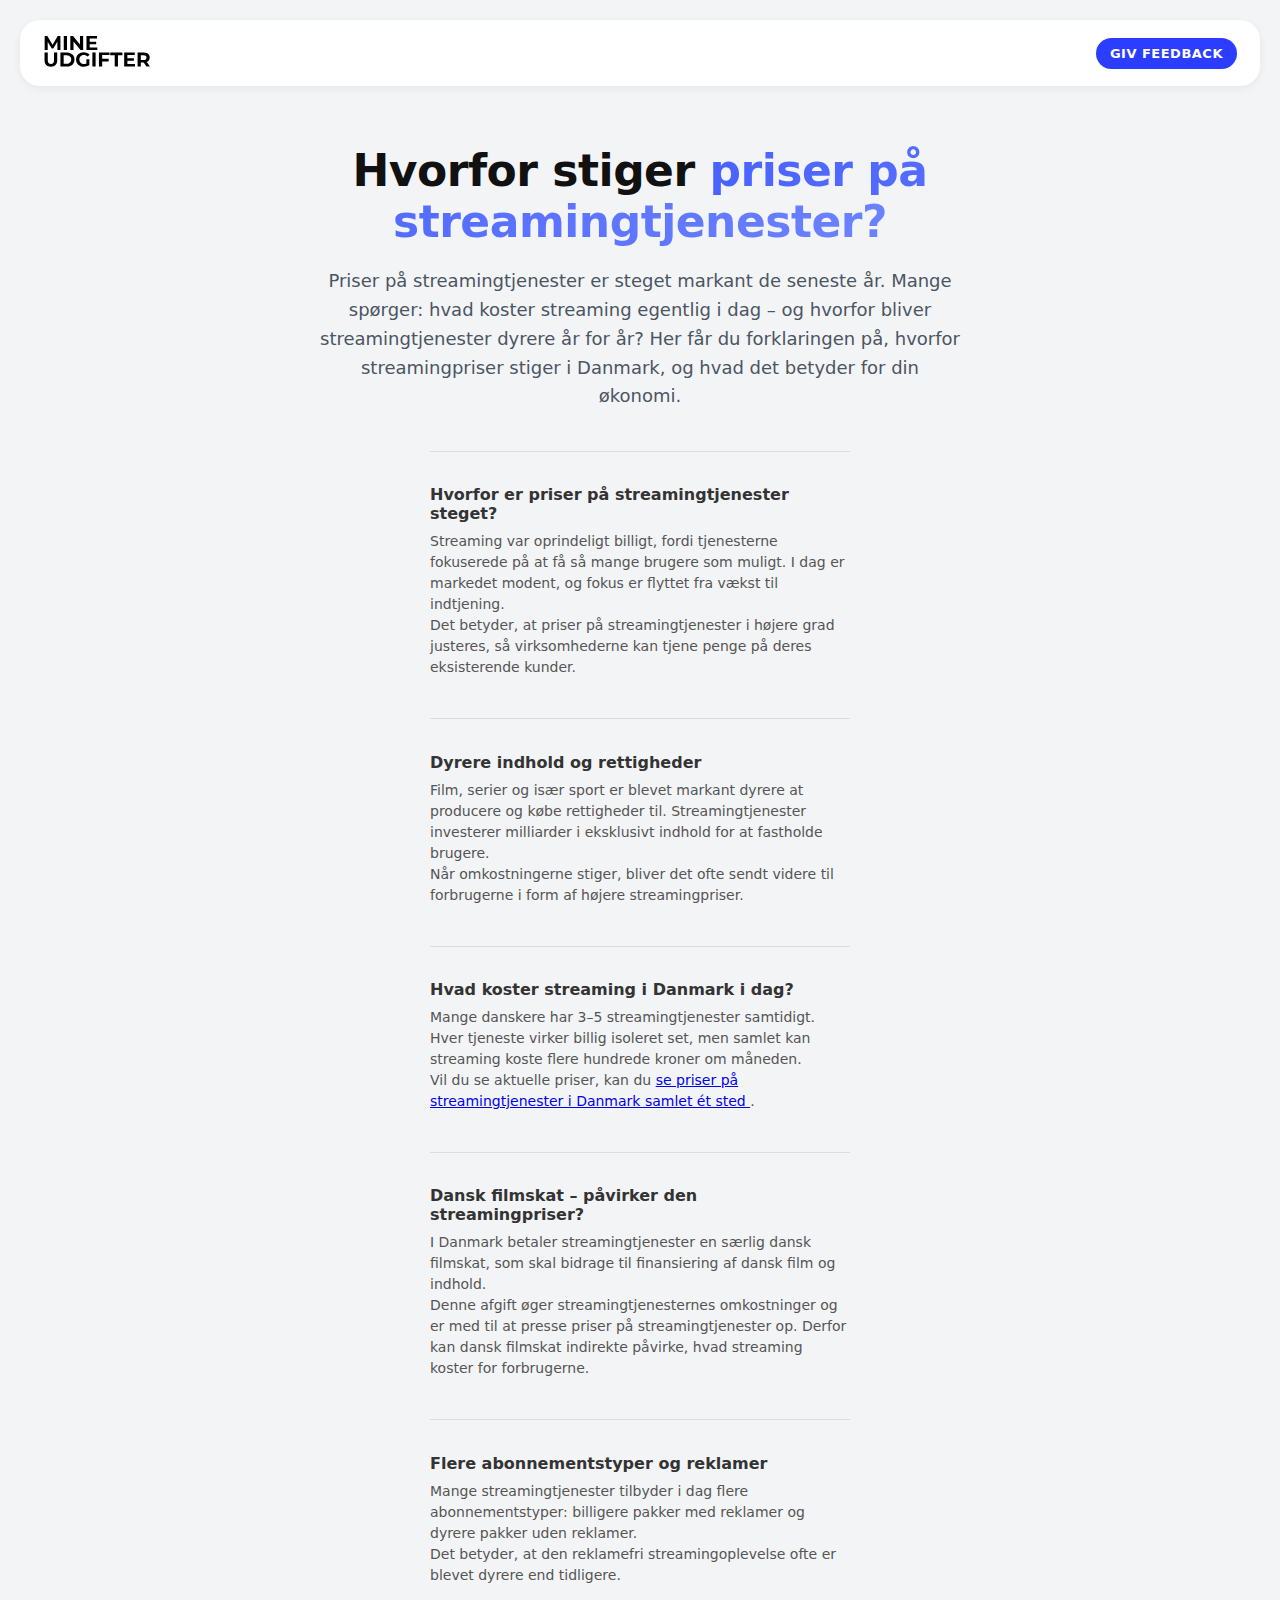
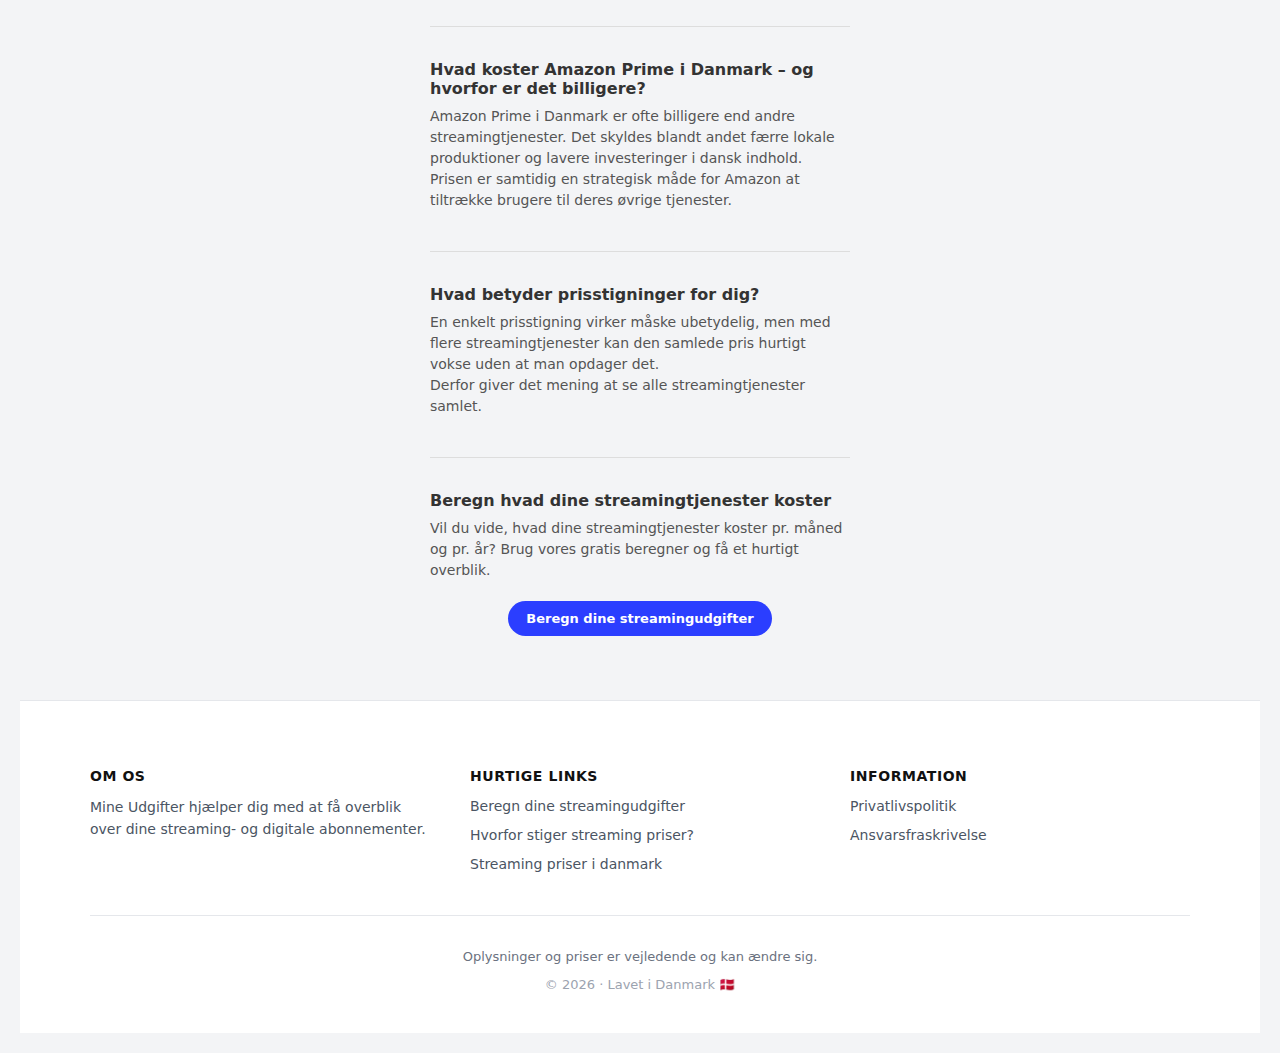
<file: hvorfor-stiger-streaming-priser.html>
<!DOCTYPE html>
<html lang="da">
<head>
  <meta charset="UTF-8" />
  <meta name="viewport" content="width=device-width, initial-scale=1.0" />

  <title>Hvorfor stiger priser på streamingtjenester i Danmark? | Overblik</title>

  <meta name="description"
    content="Hvorfor stiger priserne på streamingtjenester i Danmark? Få forklaringen på Netflix, TV 2 Play, Viaplay m.fl. – og se hvad streaming koster i dag." />

  <link rel="stylesheet" href="./css/css.css">
  <link rel="stylesheet" href="./css/footer.css">
  <link rel="stylesheet" href="./css/menu.css">
  <link rel="icon" type="image/png" sizes="32x32" href="/favicon-32x32-blue.png">
  <link rel="icon" type="image/png" sizes="16x16" href="/favicon-16x16-blue.png">
  <link rel="icon" href="/favicon.ico">
  <link rel="apple-touch-icon" href="/apple-touch-icon.png">
  <link rel="canonical" href="https://mineudgifter.dk/hvorfor-stiger-streaming-priser.html" />
</head>

<body>

<header class="top-nav">
  <div class="nav-inner">
    <div class="nav-logo">
      <a href="/">
        <img src="images/mineudgifter-logo.svg" alt="mineudgifter logo">
      </a>
    </div>

    <a href="mailto:info@mineudgifter.dk" class="nav-feedback">
      Giv feedback
    </a>
  </div>
</header>

<h1 class="title">
  Hvorfor stiger <span>priser på streamingtjenester?</span>
</h1>

<p class="intro">
  Priser på streamingtjenester er steget markant de seneste år.
  Mange spørger: hvad koster streaming egentlig i dag – og hvorfor
  bliver streamingtjenester dyrere år for år?
  Her får du forklaringen på, hvorfor streamingpriser stiger i Danmark,
  og hvad det betyder for din økonomi.
</p>

<section class="seo-text">
  <h2>Hvorfor er priser på streamingtjenester steget?</h2>
  <p>
    Streaming var oprindeligt billigt, fordi tjenesterne fokuserede på
    at få så mange brugere som muligt. I dag er markedet modent,
    og fokus er flyttet fra vækst til indtjening.
  </p>
  <p>
    Det betyder, at priser på streamingtjenester i højere grad justeres,
    så virksomhederne kan tjene penge på deres eksisterende kunder.
  </p>
</section>

<section class="seo-text">
  <h2>Dyrere indhold og rettigheder</h2>
  <p>
    Film, serier og især sport er blevet markant dyrere at producere
    og købe rettigheder til. Streaming­tjenester investerer milliarder
    i eksklusivt indhold for at fastholde brugere.
  </p>
  <p>
    Når omkostningerne stiger, bliver det ofte sendt videre til
    forbrugerne i form af højere streamingpriser.
  </p>
</section>

<section class="seo-text">
  <h2>Hvad koster streaming i Danmark i dag?</h2>
  <p>
    Mange danskere har 3–5 streamingtjenester samtidigt.
    Hver tjeneste virker billig isoleret set,
    men samlet kan streaming koste flere hundrede kroner om måneden.
  </p>
  <p>
    Vil du se aktuelle priser, kan du
    <a href="/streaming-priser-danmark.html">
      se priser på streamingtjenester i Danmark samlet ét sted
    </a>.
  </p>
</section>

<section class="seo-text">
  <h2>Dansk filmskat – påvirker den streamingpriser?</h2>
  <p>
    I Danmark betaler streamingtjenester en særlig dansk filmskat,
    som skal bidrage til finansiering af dansk film og indhold.
  </p>
  <p>
    Denne afgift øger streamingtjenesternes omkostninger
    og er med til at presse priser på streamingtjenester op.
    Derfor kan dansk filmskat indirekte påvirke,
    hvad streaming koster for forbrugerne.
  </p>
</section>

<section class="seo-text">
  <h2>Flere abonnementstyper og reklamer</h2>
  <p>
    Mange streamingtjenester tilbyder i dag flere abonnementstyper:
    billigere pakker med reklamer og dyrere pakker uden reklamer.
  </p>
  <p>
    Det betyder, at den reklamefri streamingoplevelse ofte
    er blevet dyrere end tidligere.
  </p>
</section>

<section class="seo-text">
  <h2>Hvad koster Amazon Prime i Danmark – og hvorfor er det billigere?</h2>
  <p>
    Amazon Prime i Danmark er ofte billigere end andre streamingtjenester.
    Det skyldes blandt andet færre lokale produktioner
    og lavere investeringer i dansk indhold.
  </p>
  <p>
    Prisen er samtidig en strategisk måde for Amazon
    at tiltrække brugere til deres øvrige tjenester.
  </p>
</section>

<section class="seo-text">
  <h2>Hvad betyder prisstigninger for dig?</h2>
  <p>
    En enkelt prisstigning virker måske ubetydelig,
    men med flere streamingtjenester kan den samlede pris
    hurtigt vokse uden at man opdager det.
  </p>
  <p>
    Derfor giver det mening at se alle streamingtjenester samlet.
  </p>
</section>

<section class="seo-text">
  <h2>Beregn hvad dine streamingtjenester koster</h2>
  <p>
    Vil du vide, hvad dine streamingtjenester koster pr. måned
    og pr. år?
    Brug vores gratis beregner og få et hurtigt overblik.
  </p>

  <div class="cta-wrap">
    <a href="/" class="cta-primary">
      Beregn dine streamingudgifter
    </a>
  </div>
</section>

<footer class="site-footer">
  <div class="footer-grid">
    <div class="footer-col">
      <h4>Om os</h4>
      <p>
        Mine Udgifter hjælper dig med at få overblik over dine
        streaming- og digitale abonnementer.
      </p>
    </div>

    <div class="footer-col">
      <h4>Hurtige links</h4>
      <ul>
        <li><a href="/">Beregn dine streamingudgifter</a></li>
        <li><a href="hvorfor-stiger-streaming-priser.html">Hvorfor stiger streaming priser?</a></li>
        <li><a href="streaming-priser-danmark.html">Streaming priser i danmark</a></li>
      </ul>
    </div>

    <div class="footer-col">
      <h4>Information</h4>
      <ul>
        <li><a href="privatlivspolitik.html">Privatlivspolitik</a></li>
        <li><a href="ansvarsfraskrivelse.html">Ansvarsfraskrivelse</a></li>
      </ul>
    </div>
  </div>

  <div class="footer-bottom">
    <p class="footer-disclaimer">
      Oplysninger og priser er vejledende og kan ændre sig.
    </p>
    <p class="footer-meta">
      © 2026 · Lavet i Danmark 🇩🇰
    </p>
  </div>
</footer>

</body>
</html>
</file>
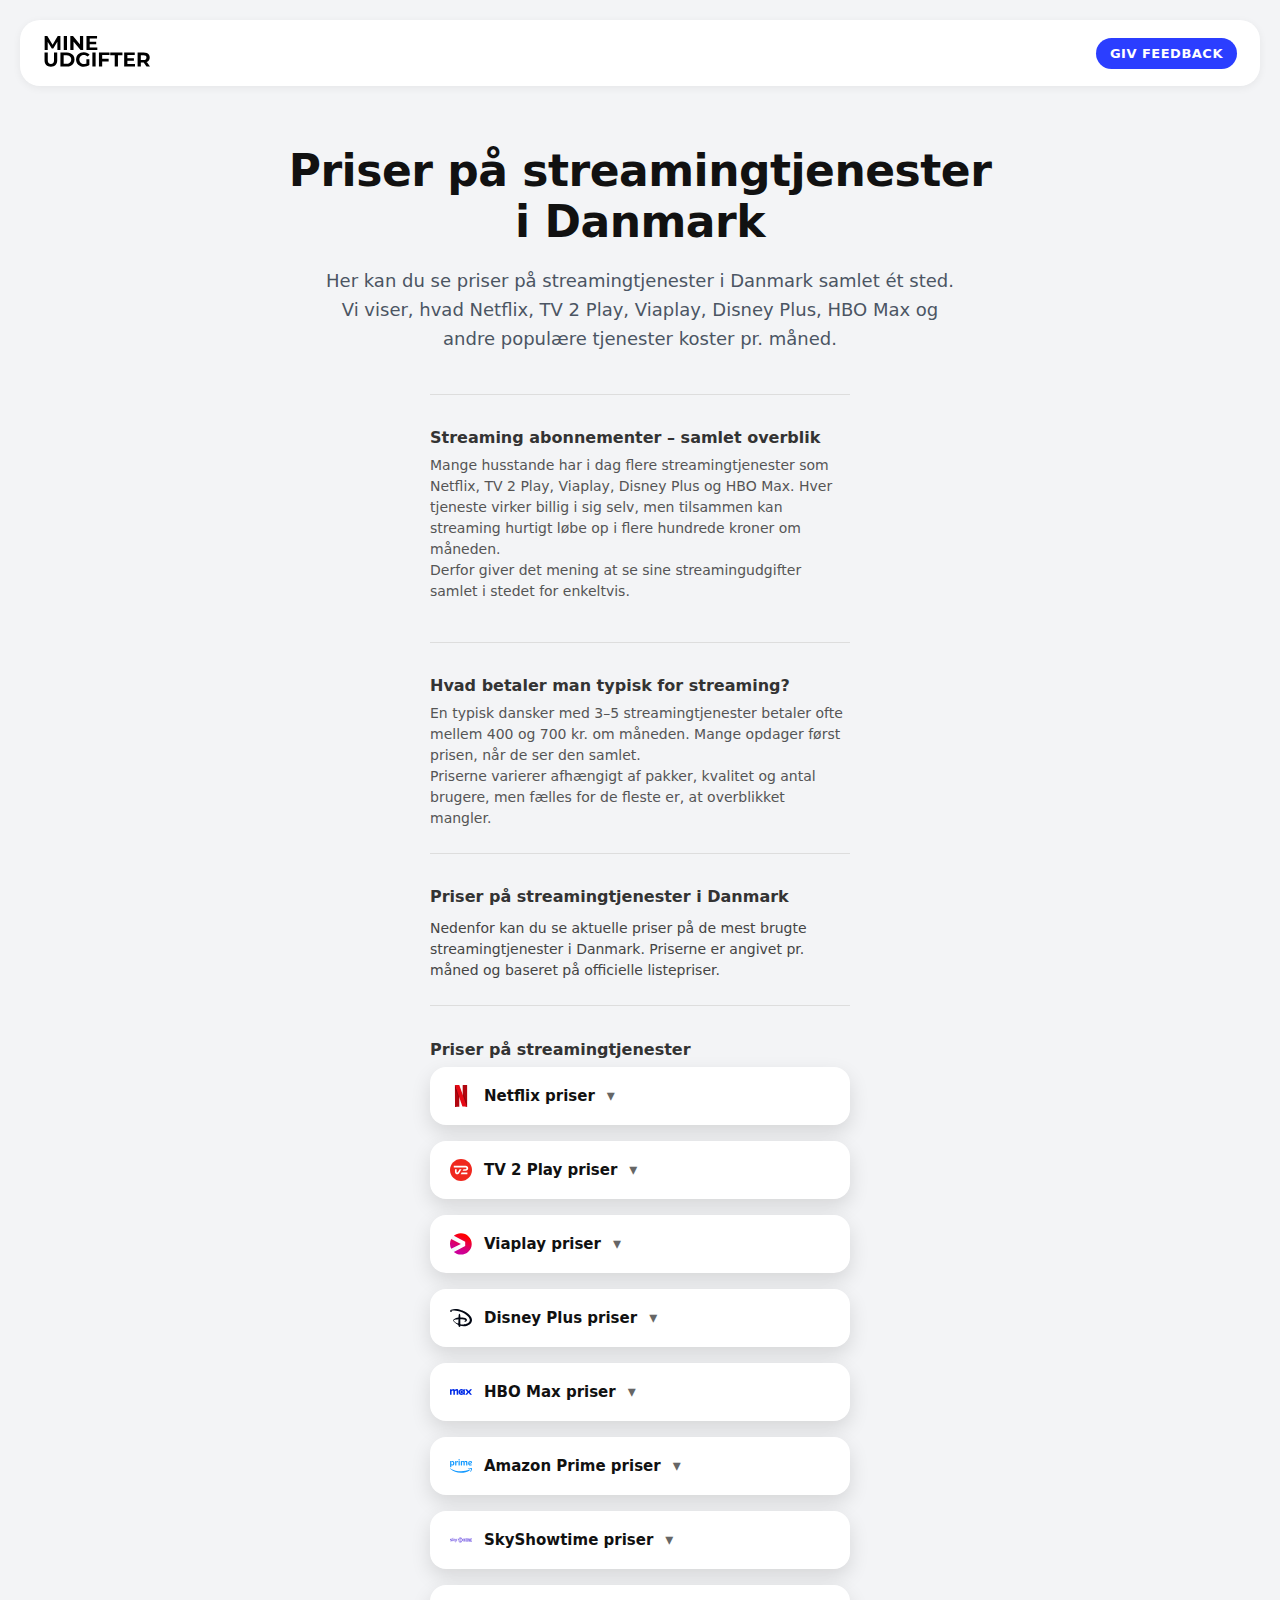
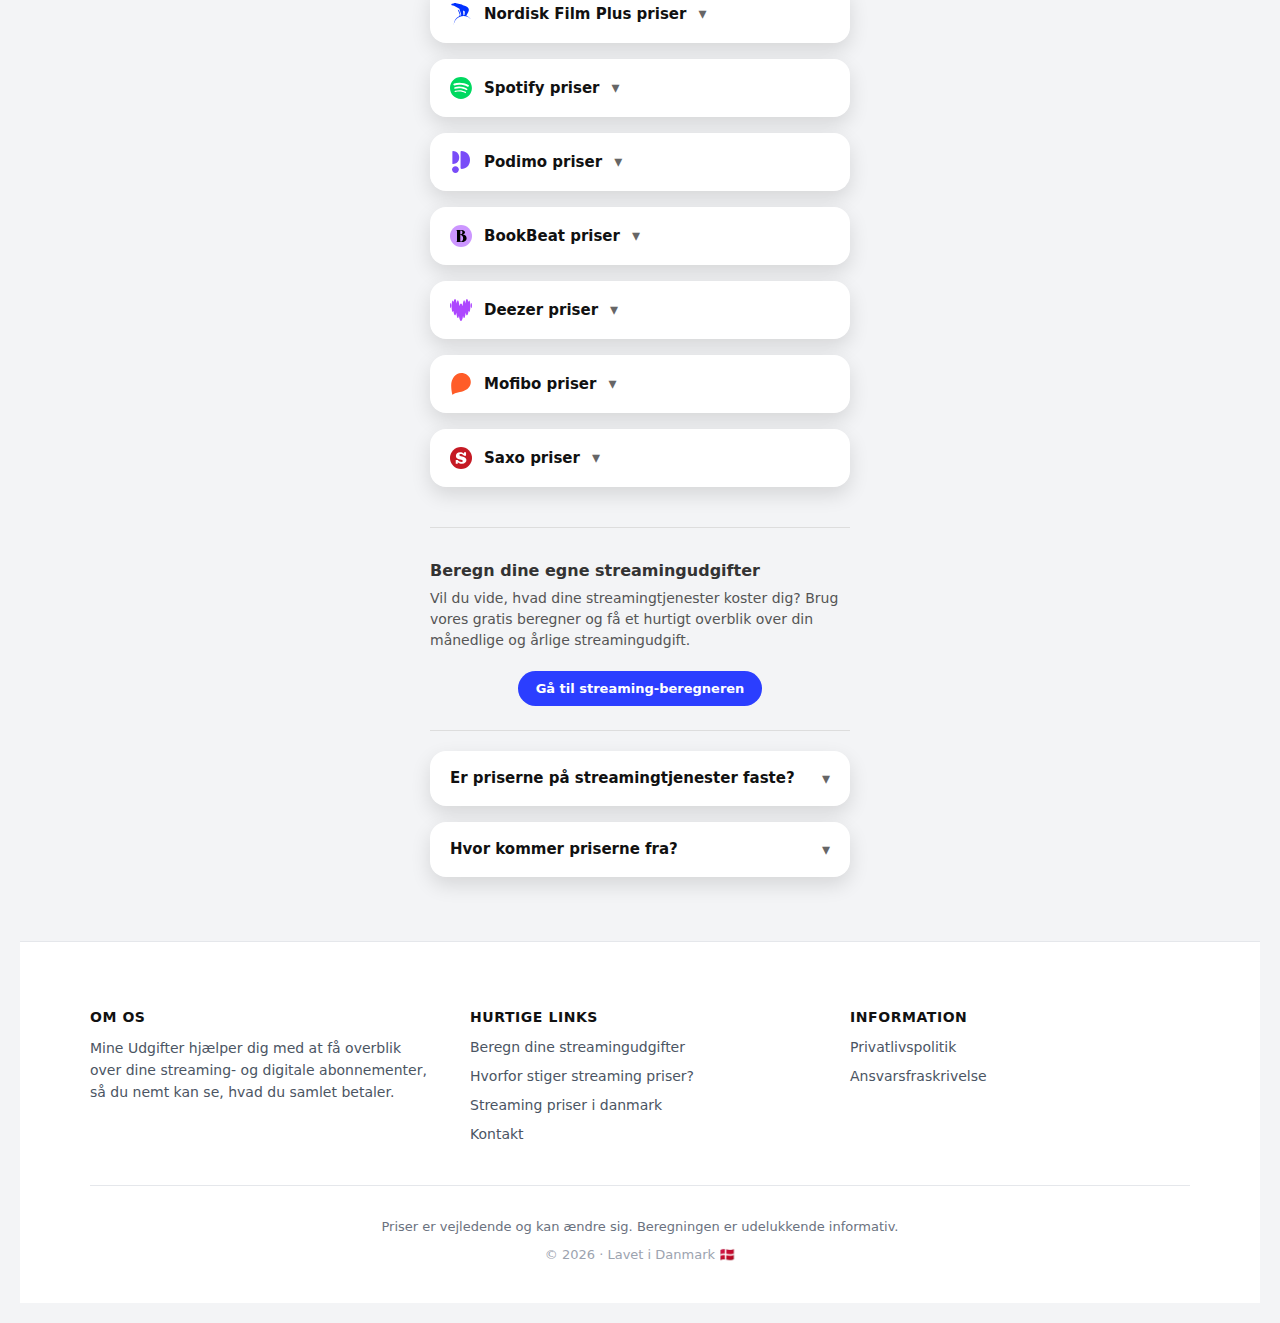
<file: streaming-priser-danmark.html>
<!DOCTYPE html>
<html lang="da">
<head>
  <meta charset="UTF-8" />
  <meta name="viewport" content="width=device-width, initial-scale=1.0" />

  <title>Priser på streamingtjenester i Danmark (samlet overblik)</title>

  <meta name="description" content="Se priser på alle streamingtjenester i Danmark samlet ét sted. Netflix, TV 2 Play, Viaplay, Disney Plus m.fl. – opdateret overblik.">

  <link rel="stylesheet" href="./css/css.css">
  <link rel="stylesheet" href="./css/footer.css">
  <link rel="stylesheet" href="./css/menu.css">

  <link rel="canonical" href="https://mineudgifter.dk/streaming-priser-danmark.html" />
  <link rel="icon" type="image/png" sizes="32x32" href="/favicon-32x32-blue.png">
  <link rel="icon" type="image/png" sizes="16x16" href="/favicon-16x16-blue.png">
  <link rel="icon" href="/favicon.ico">
  <link rel="apple-touch-icon" href="/apple-touch-icon.png">
</head>

<body>

<header class="top-nav">
  <div class="nav-inner">
    <div class="nav-logo">
      <a href="/">
        <img src="images/mineudgifter-logo.svg" alt="mineudgifter logo">
      </a>
    </div>

    <a href="mailto:info@mineudgifter.dk" class="nav-feedback">
      Giv feedback
    </a>
  </div>
</header>

<h1 class="title">Priser på streamingtjenester i Danmark</h1>

<p class="intro">
  Her kan du se priser på streamingtjenester i Danmark samlet ét sted.
  Vi viser, hvad Netflix, TV 2 Play, Viaplay, Disney Plus, HBO Max og andre populære tjenester koster pr. måned.
</p>


<section class="seo-text">
  <h2>Streaming abonnementer – samlet overblik</h2>
  <p>
    Mange husstande har i dag flere streamingtjenester som Netflix,
    TV 2 Play, Viaplay, Disney Plus og HBO Max.
    Hver tjeneste virker billig i sig selv, men tilsammen kan
    streaming hurtigt løbe op i flere hundrede kroner om måneden.
  </p>

  <p>
    Derfor giver det mening at se sine streamingudgifter samlet
    i stedet for enkeltvis.
  </p>
</section>

<section class="seo-text">
  <h2>Hvad betaler man typisk for streaming?</h2>
  <p>
    En typisk dansker med 3–5 streamingtjenester betaler ofte mellem
    400 og 700 kr. om måneden.
    Mange opdager først prisen, når de ser den samlet.
  </p>

  <p>
    Priserne varierer afhængigt af pakker, kvalitet og antal brugere,
    men fælles for de fleste er, at overblikket mangler.
  </p>
</section>

<section class="seo-text extra-info">
  <h2>Priser på streamingtjenester i Danmark</h2>
  <p>
    Nedenfor kan du se aktuelle priser på de mest brugte streamingtjenester i Danmark.
    Priserne er angivet pr. måned og baseret på officielle listepriser.
  </p>
  </section>

<section class="seo-text extra-info">
  <h2>Priser på streamingtjenester</h2>

  <!-- NETFLIX -->
  <details>
    <summary class="service-summary">
      <img src="images/netflix-icon.svg" class="service-icon" alt="Netflix logo">
      <span class="service-name">Netflix priser</span>
    </summary>
    <ul>
      <li>Basis: 89 kr./md.</li>
      <li>Standard (HD): 129 kr./md.</li>
      <li>Premium (Ultra HD): 169 kr./md.</li>
    </ul>
  </details>

  <br>

  <!-- TV2 PLAY -->
  <details>
    <summary class="service-summary">
      <img src="images/tv2play-icon.svg" class="service-icon" alt="TV 2 Play logo">
      <span class="service-name">TV 2 Play priser</span>
    </summary>
    <ul>
      <li>Med reklamer: 69 kr./md.</li>
      <li>Uden reklamer: 99 kr./md.</li>
      <li>Favorit: 149–179 kr./md.</li>
      <li>Favorit + Sport: 219–249 kr./md.</li>
    </ul>
  </details>

  <br>

  <!-- VIAPLAY -->
  <details>
    <summary class="service-summary">
      <img src="images/viaplay-icon.svg" class="service-icon" alt="Viaplay logo">
      <span class="service-name">Viaplay priser</span>
    </summary>
    <ul>
      <li>Film & Serier: 149 kr./md.</li>
      <li>Sport + Film & Serier: fra 299 kr./md.</li>
      <li>Premium: op til 499 kr./md.</li>
    </ul>
  </details>

  <br>

  <!-- DISNEY PLUS -->
  <details>
    <summary class="service-summary">
      <img src="images/disney-plus-icon.svg" class="service-icon" alt="Disney Plus logo">
      <span class="service-name">Disney Plus priser</span>
    </summary>
    <ul>
      <li>Med reklamer: 59 kr./md.</li>
      <li>Standard: 99 kr./md.</li>
      <li>Premium: 149 kr./md.</li>
    </ul>
  </details>

  <br>

  <!-- HBO MAX -->
  <details>
    <summary class="service-summary">
      <img src="images/hbo-max-logo.svg" class="service-icon" alt="HBO Max logo">
      <span class="service-name">HBO Max priser</span>
    </summary>
    <ul>
      <li>Med reklamer: 79 kr./md.</li>
      <li>Standard: 129 kr./md.</li>
      <li>Premium: 169 kr./md.</li>
    </ul>
  </details>

  <br>

  <!-- AMAZON PRIME -->
  <details>
    <summary class="service-summary">
      <img src="images/amazon-prime-video-icon.svg" class="service-icon" alt="Amazon Prime logo">
      <span class="service-name">Amazon Prime priser</span>
    </summary>
    <ul>
      <li>Prime Video: 59 kr./md.</li>
    </ul>
  </details>

  <br>

  <!-- SKYSHOWTIME -->
  <details>
    <summary class="service-summary">
      <img src="images/skyshowtime.svg" class="service-icon" alt="SkyShowtime logo">
      <span class="service-name">SkyShowtime priser</span>
    </summary>
    <ul>
      <li>Standard: 79 kr./md.</li>
    </ul>
  </details>

  <br>

  <!-- NORDISK FILM PLUS -->
  <details>
    <summary class="service-summary">
      <img src="images/nordisk-film-plus-icon.svg" class="service-icon" alt="Nordisk Film Plus logo">
      <span class="service-name">Nordisk Film Plus priser</span>
    </summary>
    <ul>
      <li>Abonnement: 49 kr./md.</li>
    </ul>
  </details>

  <br>

  <!-- SPOTIFY -->
  <details>
    <summary class="service-summary">
      <img src="images/spotify-icon.svg" class="service-icon" alt="Spotify logo">
      <span class="service-name">Spotify priser</span>
    </summary>
    <ul>
      <li>Premium: 119 kr./md.</li>
    </ul>
  </details>

  <br>

  <!-- PODIMO -->
  <details>
    <summary class="service-summary">
      <img src="images/podimo-icon.svg" class="service-icon" alt="Podimo logo">
      <span class="service-name">Podimo priser</span>
    </summary>
    <ul>
      <li>Premium: 99 kr./md.</li>
      <li>Premium Plus: 129 kr./md.</li>
    </ul>
  </details>

  <br>

  <!-- BOOKBEAT -->
  <details>
    <summary class="service-summary">
      <img src="images/bookbeat-icon.svg" class="service-icon" alt="BookBeat logo">
      <span class="service-name">BookBeat priser</span>
    </summary>
    <ul>
      <li>Basic: 59 kr./md.</li>
      <li>Standard: 99 kr./md.</li>
      <li>Premium: 129 kr./md.</li>
    </ul>
  </details>

  <br>

  <!-- DEEZER -->
  <details>
    <summary class="service-summary">
      <img src="images/deezer-icon.svg" class="service-icon" alt="Deezer logo">
      <span class="service-name">Deezer priser</span>
    </summary>
    <ul>
      <li>Premium: 119 kr./md.</li>
      <li>Duo: 159 kr./md.</li>
      <li>Family: 199 kr./md.</li>
    </ul>
  </details>

  <br>

  <!-- MOFIBO -->
  <details>
    <summary class="service-summary">
      <img src="images/mofibo-icon.svg" class="service-icon" alt="Mofibo logo">
      <span class="service-name">Mofibo priser</span>
    </summary>
    <ul>
      <li>Abonnement: 129 kr./md.</li>
    </ul>
  </details>

  <br>

  <!-- SAXO -->
  <details>
    <summary class="service-summary">
      <img src="images/saxo-icon.svg" class="service-icon" alt="Saxo logo">
      <span class="service-name">Saxo priser</span>
    </summary>
    <ul>
      <li>Streaming: fra 99 kr./md.</li>
    </ul>
  </details>
</section>


<section class="seo-text">
  <h2>Beregn dine egne streamingudgifter</h2>
  <p>
    Vil du vide, hvad dine streamingtjenester koster dig?
    Brug vores gratis beregner og få et hurtigt overblik
    over din månedlige og årlige streamingudgift.
  </p>


  <div class="cta-wrap">
    <a href="/" class="cta-primary">
      Gå til streaming-beregneren
    </a>
  </div>
</section>

<section class="seo-text extra-info">
  <details>
    <summary>Er priserne på streamingtjenester faste?</summary>
    <p>
      Nej. Streamingpriser kan ændre sig løbende, og tjenesterne
      justerer ofte deres abonnementer og pakker.
    </p>
  </details>

  <br>

  <details>
    <summary>Hvor kommer priserne fra?</summary>
    <p>
      Beregningen er baseret på de officielle listepriser fra
      streamingtjenesternes egne hjemmesider i Danmark.
    </p>
        <ul>
          <li>
            <a href="https://www.netflix.com/dk/" target="_blank" rel="noopener">
              Netflix Danmark – officielle priser
            </a>
          </li>
          <li>
            <a href="https://play.tv2.dk/" target="_blank" rel="noopener">
              TV 2 Play – abonnementer og priser
            </a>
          </li>
          <li>
            <a href="https://viaplay.dk/dk-da/" target="_blank" rel="noopener">
              Viaplay – aktuelle pakker
            </a>            
          </li>
          <li>
            <a href="https://www.hbomax.com/dk/da?_gl=1*9pvyji*_up*MQ..*_gs*MQ..&gclid=Cj0KCQiAm9fLBhCQARIsAJoNOctJeIpPVos-ZS9hCq_ZiprzyyRqCUYMsJILFAPD5UMhFwacFOiktd4aAkvgEALw_wcB&gclsrc=aw.ds&gbraid=0AAAAApH9fnoZ63UhLqtK41-OYtcE8T9xk" target="_blank" rel="noopener">
              HBO Max – priser i Danmark
            </a>
          </li>
          <li>
            <a href="https://www.disneyplus.com/da-dk" target="_blank" rel="noopener">
              Disney Plus – priser i Danmark
            </a>
          </li>
          <li>
            <a href="https://www.primevideo.com/-/da/offers/nonprimehomepage/ref=dv_web_force_root?language=da" target="_blank" rel="noopener">
              Amazon Prime – priser i Danmark
            </a>
          </li>
          <li>
            <a href="https://www.skyshowtime.com/dk" target="_blank" rel="noopener">
              Skyshowtime – priser i Danmark
            </a>
          </li>
          <li>
            <a href="https://nordiskfilmplus.com/" target="_blank" rel="noopener">
              Nordisk Film Plus – priser i Danmark
            </a>
          </li>
          <li>
            <a href="https://www.spotify.com/dk-da/premium/" target="_blank" rel="noopener">
              Spotify Premium – priser i Danmark
            </a>
          </li>
          <li>
            <a href="https://www.spotify.com/dk/premium/" target="_blank" rel="noopener">
              Spotify Premium – priser i Danmark
            </a>
          </li>
          <li>
            <a href="https://podimo.com/dk/home" target="_blank" rel="noopener">
              Podimo – priser i Danmark
            </a>
          </li>
          <li>
            <a href="https://www.deezer.com/da/offers/" target="_blank" rel="noopener">
              Deezer – Musik
            </a>
          </li>
          <li>
            <a href="https://mofibo.com/dk" target="_blank" rel="noopener">
              Mofibo – Lydbøger og podcasts
            </a>
          </li>
          <li>
            <a href="https://www.bookbeat.com/dk" target="_blank" rel="noopener">
              Bookbeat – Lydbøger
            </a>
          </li>
          <li>
            <a href="https://www.saxo.com/dk/medlemskaber" target="_blank" rel="noopener">
              Saxo – Lydbøger og podcasts
            </a>
          </li>
  
        </ul>
  </details>
</section>
<footer class="site-footer">
  <div class="footer-grid">

    <!-- OM OS -->
    <div class="footer-col">
      <h4>Om os</h4>
      <p>
        Mine Udgifter hjælper dig med at få overblik over dine
        streaming- og digitale abonnementer, så du nemt kan se,
        hvad du samlet betaler.
      </p>
    </div>

    <!-- HURTIGE LINKS -->
    <div class="footer-col">
      <h4>Hurtige links</h4>
      <ul>
        <li><a href="/">Beregn dine streamingudgifter</a></li>
        <li><a href="hvorfor-stiger-streaming-priser.html">Hvorfor stiger streaming priser?</a></li>
        <li><a href="streaming-priser-danmark.html">Streaming priser i danmark</a></li>
        <li><a href="mailto:info@mineudgifter.dk">Kontakt</a></li>
      </ul>
    </div>

    <!-- INFORMATION -->
    <div class="footer-col">
      <h4>Information</h4>
      <ul>
        <li><a href="privatlivspolitik.html">Privatlivspolitik</a></li>
        <li><a href="ansvarsfraskrivelse.html">Ansvarsfraskrivelse</a></li>
      </ul>
    </div>

  </div>

  <div class="footer-bottom">
    <p class="footer-disclaimer">
      Priser er vejledende og kan ændre sig. Beregningen er udelukkende informativ.
    </p>

    <p class="footer-meta">
      © 2026 · Lavet i Danmark 🇩🇰
    </p>
  </div>
</footer>

</body>
</html>
</file>
<file: css/css.css>
* {
    box-sizing: border-box;
    font-family: system-ui, -apple-system, BlinkMacSystemFont, sans-serif;
  }
  

  
  body {
    margin: 0;
    background: #f3f4f6;
    padding: 20px;
    color: #111;
  }
  
  .title {
    max-width: 720px;
    margin: 60px auto 20px;
    text-align: center;
  
    font-size: 44px;
    font-weight: 800;
    line-height: 1.15;
    letter-spacing: -0.5px;
  
    color: #111;
  }
  
  .title span {
    background: linear-gradient(90deg, #4a63ff 0%, #6b82ff 100%);
    -webkit-background-clip: text;
    background-clip: text;
    color: transparent;
  }
        
  
  @media (max-width: 480px) {
    .title {
      font-size: 34px;
    }
  }

  .intro {
    max-width: 640px;
    margin: 0 auto 40px;
  
    text-align: center;
  
    font-size: 18px;
    font-weight: 400;
    line-height: 1.6;
  
    color: #4b5563; /* rolig grå */
  }
  
  @media (max-width: 480px) {
    .intro {
      font-size: 16px;
    }
  }
  
  

  .nav-logo img {
    width: 50%;
    height: auto; /* Eller en specifik højde, f.eks. 50px */
  }
  
  .card-grid {
    display: grid;
    grid-template-columns: repeat(auto-fill, minmax(160px, 1fr));
    gap: 20px;
    max-width: 420px;
    margin: 0 auto;
  }
  
  /* CARD */
  .sub-card {
    position: relative;
    background: white;
    border-radius: 18px;
    padding: 26px 18px;
    box-shadow: 0 10px 24px rgba(0,0,0,.15);
    cursor: pointer;
    transition: .15s ease;


    height: 160px;   /* præcis som nu visuelt */
    overflow: visible;   /* MEGET VIGTIG */
    display: flex;
    flex-direction: column;
    align-items: center;
    justify-content: center;
  }
  
  .sub-card:active {
  transform: scale(.97);
  box-shadow: 0 8px 18px rgba(0,0,0,.15);
}
  .sub-card img {
    width: 100%;
    max-width: 150px;
    height: auto;
    object-fit: contain;
  }
  
/* 🔧 FIX: dropdown skal altid ligge over cards under */
.sub-card.dropdown-open {
  z-index: 100;
  transform: none !important;
}


.card-grid:has(.plan-menu.active) .sub-card {
  pointer-events: none;
}

/* Tillad klik på dropdown + pill i det aktive card */
.card-grid:has(.plan-menu.active) .sub-card:has(.plan-menu.active),
.card-grid:has(.plan-menu.active) .sub-card:has(.plan-menu.active) .plan-pill,
.card-grid:has(.plan-menu.active) .sub-card:has(.plan-menu.active) .plan-menu {
  pointer-events: auto;
}
  
  
  /* CHECKMARK BADGE */
  .check {
    position: absolute;
    top: -14px;
    right: -14px;
    background: #2B3EFF;
    color: white;
    width: 36px;
    height: 36px;
    border-radius: 50%;
    display: grid;
    place-items: center;
    font-size: 18px;
    font-weight: bold;
    box-shadow: 0 6px 16px rgba(0,0,0,.25);
  }
  
  /* =========================
   DROPDOWN – FIXED & ROBUST
   ========================= */

/* card skal være reference */
.sub-card {
  position: relative;
}

/* pill */
.plan-pill {
  margin-top: 14px;
  width: 100%;
  background: #f6f6f4;
  color: #333;
  border-radius: 999px;
  padding: 10px 14px;
  font-size: 14px;
  font-weight: 500;

  display: flex;
  justify-content: space-between;
  align-items: center;

  cursor: pointer;
  border: 1px solid #ddd;
}

/* dropdown menu */
.plan-menu {
  position: absolute;
  left: 0;
  right: 0;
  top: calc(100% + 8px);

  background: #fff;
  border-radius: 14px;
  border: 1px solid #ddd;
  box-shadow: 0 12px 28px rgba(0,0,0,.18);

  display: none;
  z-index: 9999; /* OVER ALT */
}


/* åben state */
.plan-menu.active {
  display: block;
}

/* option */
.plan-option {
  padding: 12px 14px;
  font-size: 14px;
  color: #333;
  cursor: pointer;
  border-bottom: 1px solid #eee;
}

.plan-option:last-child {
  border-bottom: none;
}

.plan-option:hover {
  background: #f6f6f4;
}

  
  
  /* SUMMARY */
  .summary {
    margin: 32px auto 0;
    max-width: 420px;
    background: white;
    border-radius: 16px;
    padding: 16px 20px;
    display: flex;
    justify-content: space-between;
    box-shadow: 0 8px 20px rgba(0,0,0,.12);
  }
  
  .summary span {
    display: block;
    font-size: 13px;
    color: #666;
  }
  
  .summary strong {
    font-size: 20px;
  }
  
  @media (max-width: 420px) {
    .sub-card img {
      max-width: 120px;
    }
  }
  
  @media (max-width: 360px) {
    .sub-card img {
      max-width: 100px;
    }
  }
  
  /* =========================
   DETAILS – SMOOTH DROPDOWN
   ========================= */

.extra-info details {
  overflow: hidden;
}

/* wrapper-animation */
.extra-info details > *:not(summary) {
  opacity: 0;
  transform: translateY(-6px);
  transition:
    opacity 0.25s ease,
    transform 0.25s ease;
}

/* når details er åbent */
.extra-info details[open] > *:not(summary) {
  opacity: 1;
  transform: translateY(0);
}

/* lille delay så summary klik føles naturligt */
.extra-info details[open] > *:not(summary) {
  transition-delay: 0.05s;
}

.extra-info summary {
  transition: color 0.2s ease;
}

.extra-info summary:hover {
  color: #2B3EFF;
}


  .top-bar {
    max-width: 420px;
    margin: 0 auto 16px;
    display: flex;
    justify-content: flex-end;
  }
  
  .reset-btn {
    background: #f6f6f4;
    border: 1px solid #ddd;
    border-radius: 999px;
    padding: 6px 14px;
    font-size: 14px;
    font-weight: 600;
    color: #333;
    cursor: pointer;
    transition: background .15s ease, transform .1s ease;
  }
  
  .reset-btn:hover {
    background: #eee;
  }
  
  .reset-btn:active {
    transform: scale(.96);
  }
  

  .insight {
    max-width: 420px;
    margin: 24px auto 0;
    padding: 16px 18px;
    background: #f6f6f4;
    border-radius: 14px;
    font-size: 15px;
    color: #333;
    line-height: 1.4;
  }
  
  .seo-text {
    max-width: 420px;
    margin: 40px auto 20px;
    padding-top: 20px;
    border-top: 1px solid #ddd;
    font-size: 14px;
    color: #555;
  }

  
  
  .seo-text h2 {
    font-size: 16px;
    margin-bottom: 8px;
    color: #333;
  }
  
  .seo-text p {
    margin: 0;
    line-height: 1.5;
  }

  @media (max-width: 420px) {
    .seo-text {
      font-size: 13px;
    }
  }

  .extra-info {
    margin-top: 24px;
  }
  
  .extra-info details {
    background: white;
    border-radius: 16px;
    padding: 18px 20px;
    box-shadow: 0 8px 20px rgba(0,0,0,.12);
  }
  
  .extra-info summary {
    font-size: 15px;
    font-weight: 600;
    color: #111;
    cursor: pointer;
    list-style: none;
  }
  
  .extra-info summary::-webkit-details-marker {
    display: none;
  }
  
  .extra-info summary::after {
    content: "▾";
    float: right;
    font-size: 16px;
    color: #666;
    transition: transform .2s ease;
  }
  
  .extra-info details[open] summary::after {
    transform: rotate(180deg);
  }
  
  .extra-info p {
    margin-top: 12px;
    font-size: 14px;
    line-height: 1.5;
    color: #444;
  }
  
  .category-section {
    width: 100%;
    margin-bottom: 32px;
  }
  
  
  .category-title {
    max-width: 420px;
    margin: 0 auto 12px;
    font-size: 16px;
    font-weight: 600;
    color: #333;
  }
  
  .card-grid {
    display: grid;
    grid-template-columns: repeat(2, 1fr);
    gap: 16px;
    overflow: visible; 
  
    max-width: 420px;
    margin: 0 auto;
  }

  #cards {
    display: block;
  }
  
  /* FEEDBACK (matcher extra-info cards) */
.feedback-card {
  background: white;
  border-radius: 16px;
  padding: 18px 20px;
  box-shadow: 0 8px 20px rgba(0,0,0,.12);
  max-width: 420px;
  margin: 0 auto;
  text-align: center;
}

.feedback-question {
  font-size: 15px;
  font-weight: 600;
  color: #111;
  margin-bottom: 12px;
}

.feedback-actions {
  display: flex;
  justify-content: center;
  gap: 10px;
}

.feedback-btn {
  background: #f6f6f4;
  border: 1px solid #ddd;
  border-radius: 999px;
  padding: 8px 16px;
  font-size: 14px;
  font-weight: 600;
  cursor: pointer;
  transition: background .15s ease, transform .1s ease;
}

.feedback-btn:hover {
  background: #eee;
}

.feedback-btn:active {
  transform: scale(.97);
}

.feedback-thanks {
  margin-top: 12px;
  font-size: 14px;
  color: #333;
}

  
/* PRIMARY CTA (samme stil som menu-knap) */
.cta-wrap {
  text-align: center;
  margin-top: 20px;
}

.cta-primary {
  display: inline-block;
  background: #2B3EFF;
  color: #fff;
  font-size: 13px;
  font-weight: 600;
  padding: 10px 18px;
  border-radius: 999px;
  text-decoration: none;
  white-space: nowrap;
  transition: background .15s ease, transform .1s ease;
}

.cta-primary:hover {
  background: #1822d8;
}

.cta-primary:active {
  transform: scale(.97);
}

 /* ===== DROPDOWN CONTENT ===== */

/* wrapper for alt indhold i details */

.extra-info details[open] > ul,
.extra-info details[open] > p {
  margin-top: 12px;
}

/* tekst */
.extra-info details p {
  margin: 0 0 10px;
  font-size: 14px;
  line-height: 1.55;
  color: #444;
}

/* lister */
.extra-info details ul {
  margin: 0;
  padding-left: 18px;
}

/* liste-elementer */
.extra-info details li {
  margin-bottom: 8px;
  font-size: 14px;
  color: #333;
}

/* sidste punkt får ikke ekstra luft */
.extra-info details li:last-child {
  margin-bottom: 0;
}


  .extra-info details[open] summary::after {
    transform: rotate(180deg);
  }
 
  .extra-info details[open] {
    padding-bottom: 20px;
  }
  
  .service-summary {
    position: relative;
    z-index: 2;
  
    display: flex;
    align-items: center;
    gap: 12px;
  
    cursor: pointer;
    user-select: none;
  
    padding: 18px 20px;
    margin: -18px -20px;
    border-radius: 16px;
  }
  
  .service-icon {
    width: clamp(14px, 4vw, 22px);
    height: clamp(14px, 4vw, 22px);
    flex-shrink: 1;
  }
  
  
  /* Gør Nordisk Film Plus-logo mindre */
.sub-card img[src*="nordisk"] {
  max-height: 90px;
  width: auto;
}

/* Gør TV 2 Play-logo mindre */
.sub-card img[src*="tv2"] {
  max-height: 50px;
  width: auto;
}

/* ===== STICKY SUMMARY ===== */

/* ===== STICKY SUMMARY – DESKTOP ONLY ===== */

.sticky-summary {
  position: fixed;
  bottom: 20px;
  right: 20px;
  z-index: 1000;

  transform: translateX(120%);
  opacity: 0;
  pointer-events: none;

  transition: transform 0.35s ease, opacity 0.35s ease;
}

.sticky-summary.visible {
  transform: translateX(0);
  opacity: 1;
  pointer-events: auto;
}

.sticky-box {
  background: white;
  border-radius: 20px;
  padding: 18px 22px;
  display: flex;
  gap: 32px;
  box-shadow: 0 14px 40px rgba(0,0,0,.18);
}

.sticky-item span {
  display: block;
  font-size: 13px;
  color: #6b7280;
}

.sticky-item strong {
  font-size: 22px;
  font-weight: 800;
  color: #111;
}

/* 🚫 SLUK STICKY HELT PÅ MOBIL */
@media (max-width: 600px) {
  .sticky-summary {
    display: none !important;
  }
}


.share-wrap {
  max-width: 420px;
  margin: 16px auto 0;
  text-align: center;
}

.share-btn {
  background: #f6f6f4;
  border: 1px solid #ddd;
  border-radius: 999px;
  padding: 10px 18px;
  font-size: 14px;
  font-weight: 600;
  color: #333;
  cursor: pointer;
  transition: background .15s ease, transform .1s ease;
}

.share-btn:hover {
  background: #eee;
}

.share-btn:active {
  transform: scale(.97);
}
</file>
<file: css/footer.css>
/* =========================
   SITE FOOTER
   ========================= */

   .site-footer {
    background: #fff;
    margin-top: 64px;
    padding: 48px 20px 28px;
    border-top: 1px solid #e5e7eb;
    color: #4b5563;
  }
  
  /* GRID */
  .footer-grid {
    max-width: 1100px;
    margin: 0 auto 32px;
  
    display: grid;
    grid-template-columns: repeat(auto-fit, minmax(220px, 1fr));
    gap: 40px;
  }
  
  /* COLUMNS */
  .footer-col h4 {
    font-size: 14px;
    font-weight: 700;
    letter-spacing: .04em;
    text-transform: uppercase;
    color: #111;
    margin-bottom: 12px;
  }
  
  .footer-col p {
    font-size: 14px;
    line-height: 1.6;
    margin: 0;
  }
  
  .footer-col ul {
    list-style: none;
    padding: 0;
    margin: 0;
  }
  
  .footer-col li {
    margin-bottom: 10px;
  }
  
  .footer-col a {
    color: #4b5563;
    text-decoration: none;
    font-size: 14px;
  }
  
  .footer-col a:hover {
    text-decoration: underline;
  }
  
  /* BOTTOM */
  .footer-bottom {
    max-width: 1100px;
    margin: 0 auto;
    padding-top: 20px;
    border-top: 1px solid #e5e7eb;
    text-align: center;
  }
  
  .footer-disclaimer {
    font-size: 13px;
    color: #6b7280;
    margin-bottom: 12px;
  }
  
  .footer-meta {
    font-size: 13px;
    color: #9ca3af;
  }
  
  /* MOBILE */
  @media (max-width: 600px) {
    .site-footer {
      padding: 40px 16px 24px;
    }
  
    .footer-grid {
      gap: 28px;
    }
  }
</file>
<file: css/menu.css>
/* =========================
   TOP MENU – STATISK
   ========================= */

.top-nav {
    background: #fff;
    box-shadow: 0 2px 8px rgba(0,0,0,.06);
    border-radius: 20px;
  }
  
  
  
  /* indhold matcher resten af siden */
  .top-nav .nav-inner {
    display: flex;
    justify-content: space-between;
    align-items: center;
    padding: 16px 23px;
  }
  
  
  
  /* logo/tekst */
  .top-nav {
    font-size: 14px;
    font-weight: 600;
    letter-spacing: .5px;
    color: #111;
    text-transform: uppercase;
  }
  
  /* feedback-knap */
  .top-nav .nav-feedback {
    background: #2B3EFF;
    color: #fff;
    font-size: 13px;
    font-weight: 600;
    padding: 8px 14px;
    border-radius: 999px;
    text-decoration: none;
    white-space: nowrap;
    transition:
    background-color .30s ease,
    transform .30s ease,
    box-shadow .30s ease;
  }
  
  .top-nav .nav-feedback:active {
    transform: scale(.97);
  }
  
  
  .top-nav.hidden {
    transform: translateY(-100%);
  }
  
  .nav-feedback:hover {
    background-color: #1620cc; /* lidt mørkere blå */
    box-shadow: 0 6px 16px rgba(31, 43, 255, .25);
    transform: translateY(-1px);
  }
</file>
